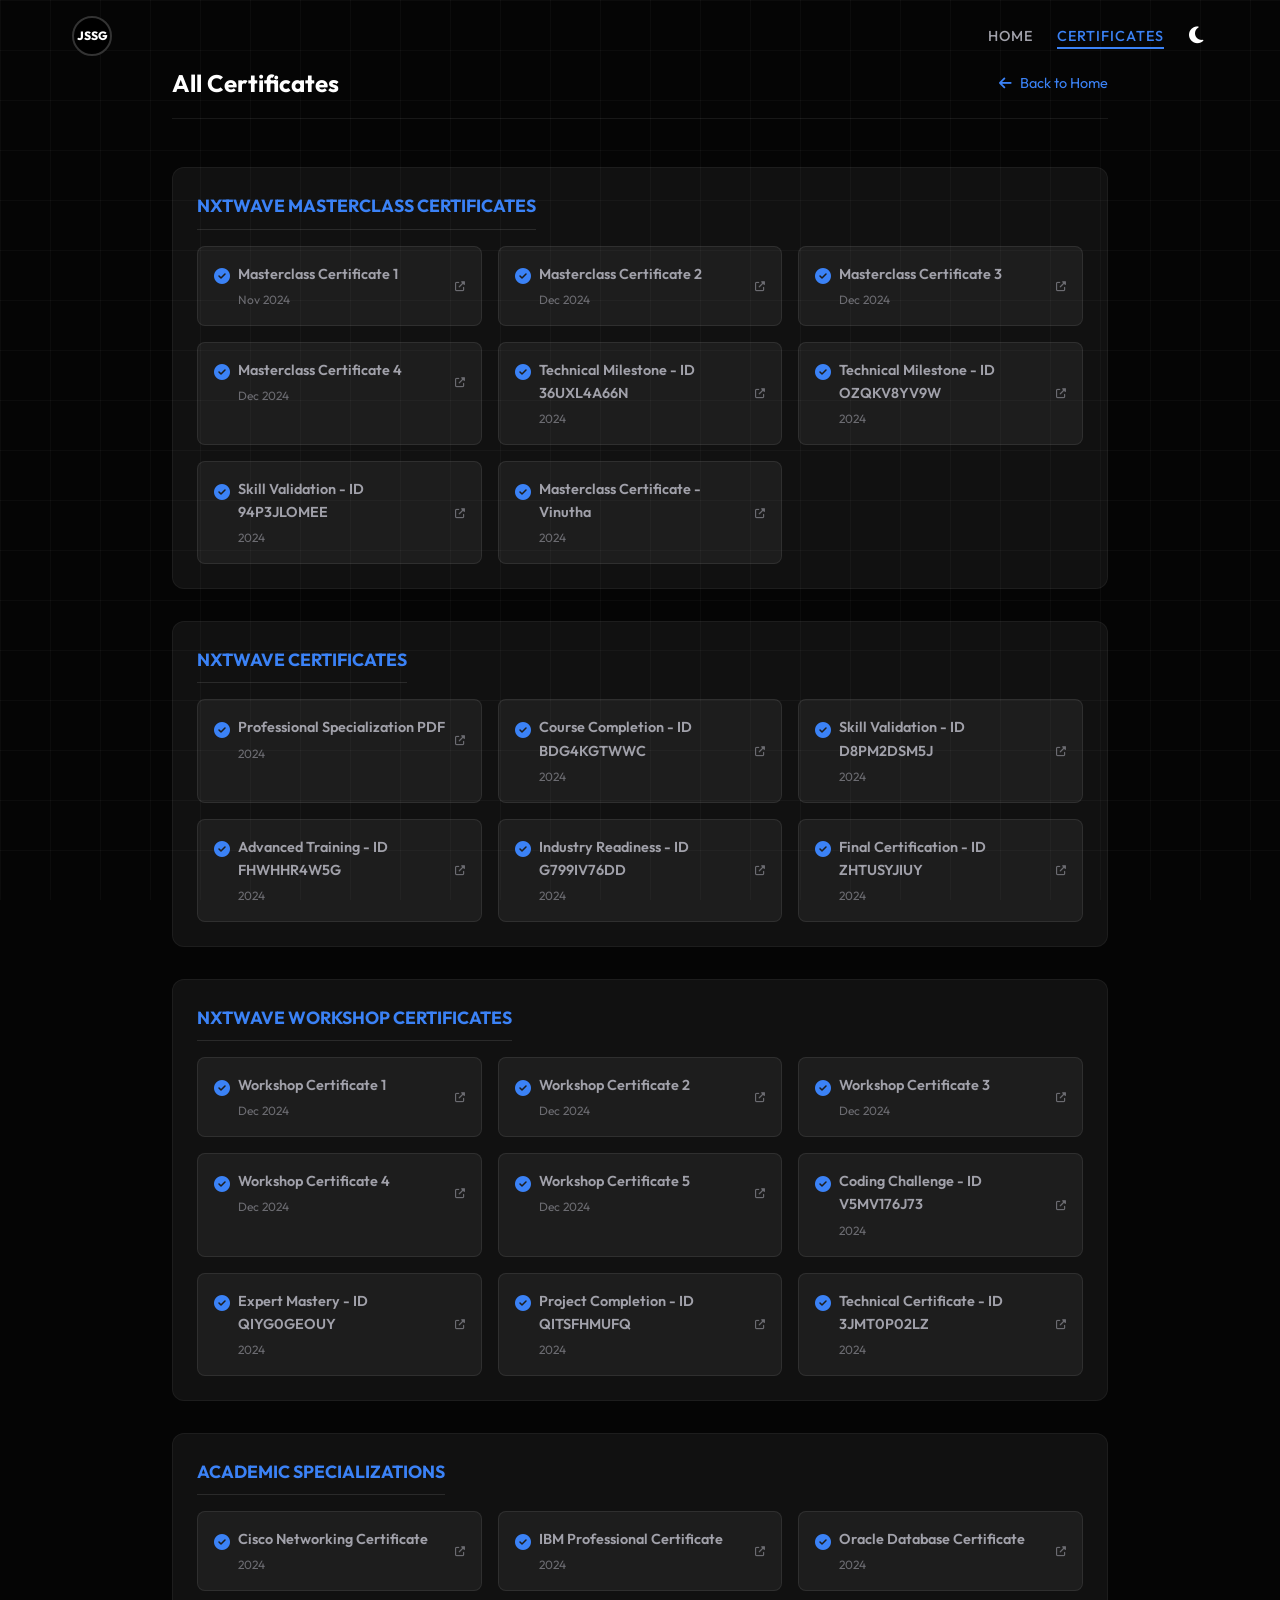
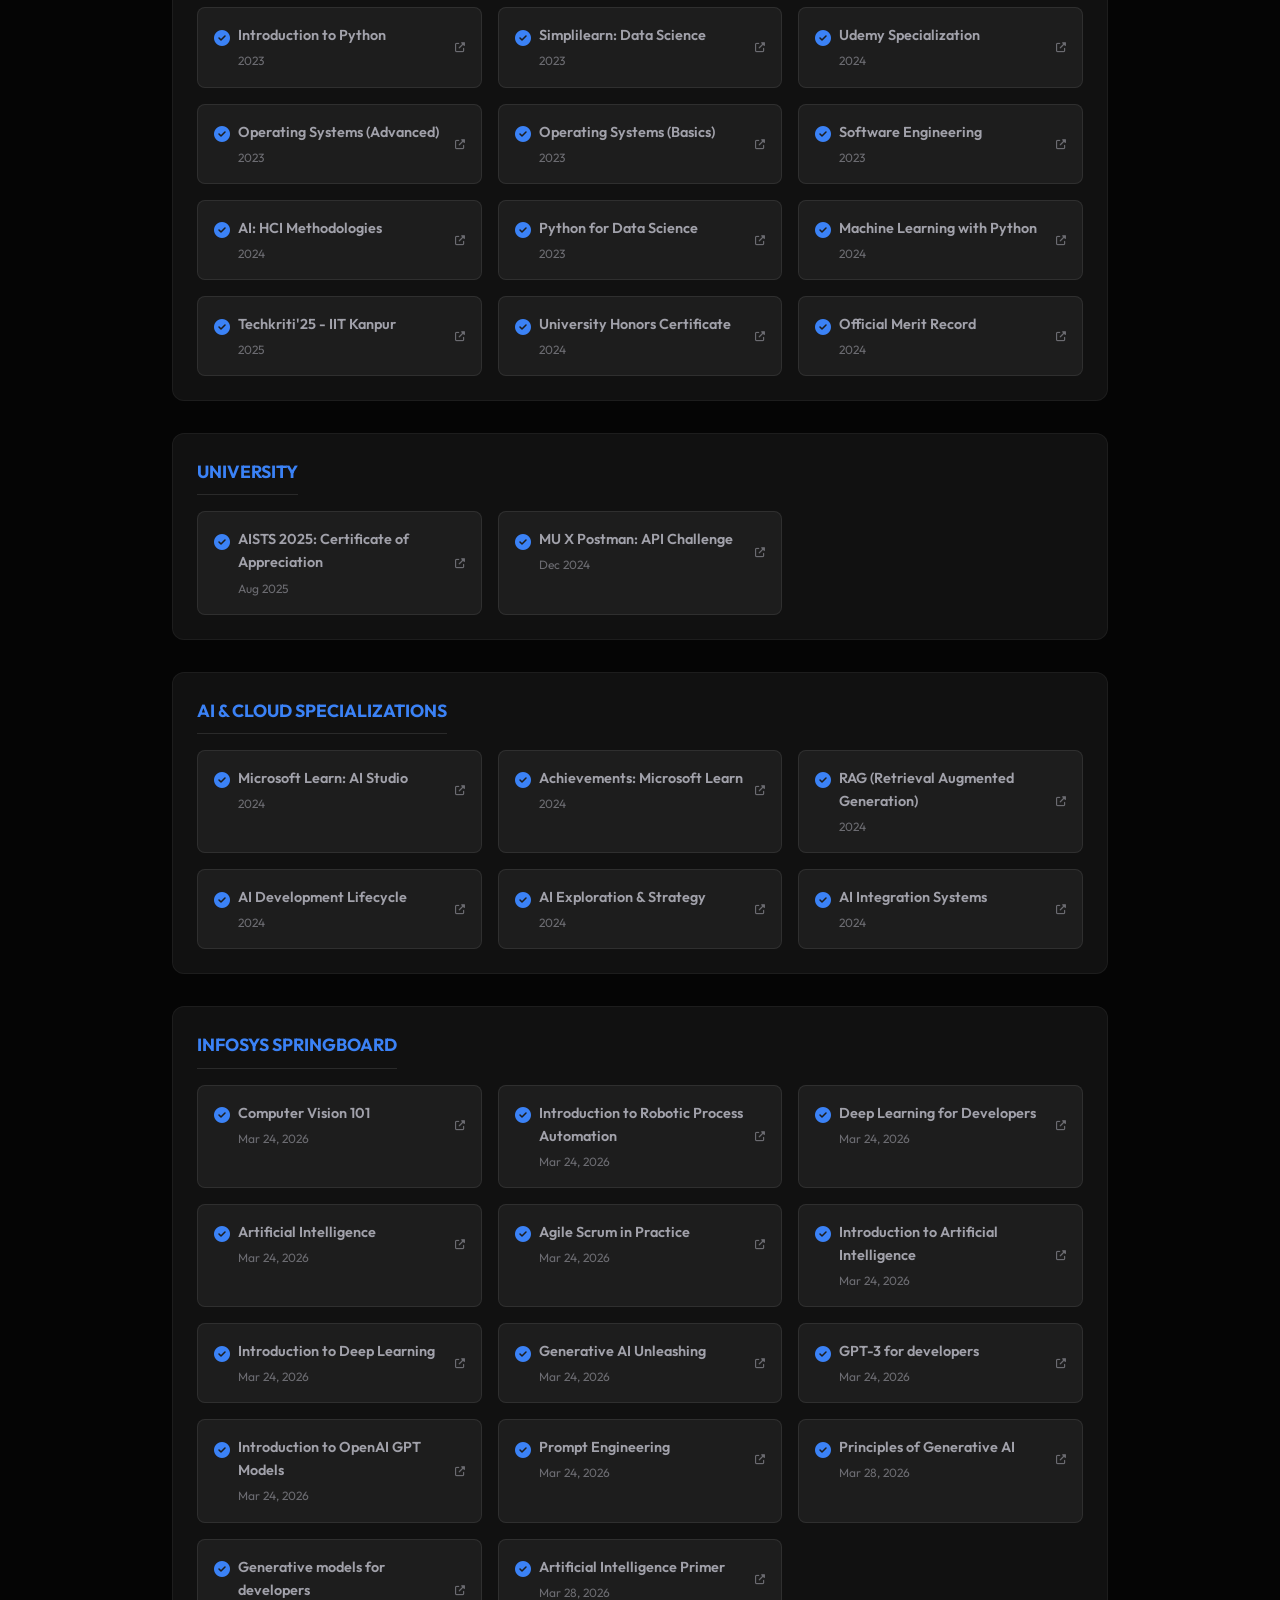
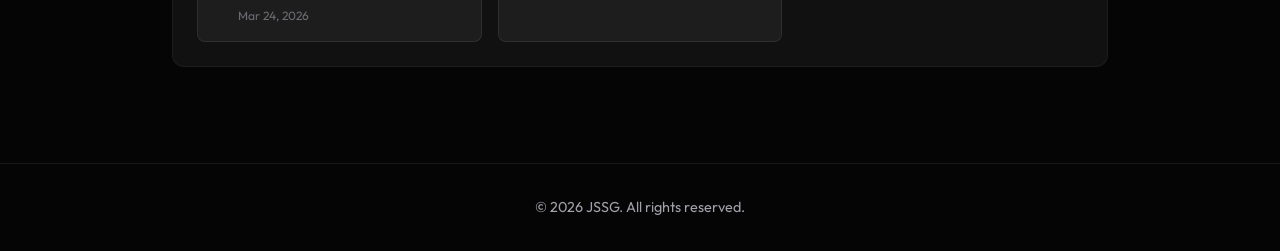
<file: certificates.html>
<!DOCTYPE html>
<html lang="en">

<head>
    <meta charset="UTF-8">
    <meta name="viewport" content="width=device-width, initial-scale=1.0">
    <title>Certificates | Portfolio</title>
    <link rel="stylesheet" href="style.css">
    <link rel="stylesheet" href="certs.css">
    <link rel="preconnect" href="https://fonts.googleapis.com">
    <link rel="preconnect" href="https://fonts.gstatic.com" crossorigin>
    <link href="https://fonts.googleapis.com/css2?family=Outfit:wght@300;400;500;600;700&display=swap" rel="stylesheet">
    <link rel="stylesheet" href="https://cdnjs.cloudflare.com/ajax/libs/font-awesome/6.4.0/css/all.min.css">
    <style>
        .cert-page-container {
            max-width: 1000px;
            margin: 0 auto;
            padding: 4rem 2rem;
            min-height: 80vh;
        }

        .page-header {
            margin-bottom: 3rem;
            border-bottom: 1px solid var(--card-border);
            padding-bottom: 1rem;
            display: flex;
            justify-content: space-between;
            align-items: center;
        }

        .back-btn {
            display: flex;
            align-items: center;
            gap: 0.5rem;
            color: var(--accent-color);
            font-size: 0.9rem;
        }

        .back-btn:hover {
            text-decoration: underline;
        }

        /* Reuse existing cert-category styles from certs.css, just ensure they are visible */
        .cert-category {
            display: block;
            /* Ensure visibility */
            margin-bottom: 2rem;
        }
    </style>
</head>

<body>
    <header>
        <nav>
            <div class="nav-brand" onclick="location.href='index.html'">
                <div class="logo-circle logo-dark">JSSG</div>
                <div class="logo-circle logo-light">
                    <img src="profile.jpg" alt="Profile">
                </div>
            </div>
            <div class="nav-actions">
                <ul class="nav-links">
                    <li><a href="index.html">Home</a></li>
                    <li><a href="certificates.html" class="active">Certificates</a></li>
                </ul>
                <button id="theme-toggle" class="theme-toggle-btn" aria-label="Toggle Theme">
                    <i class="fas fa-moon"></i>
                </button>
                <div class="burger">
                    <div class="line1"></div>
                    <div class="line2"></div>
                    <div class="line3"></div>
                </div>
            </div>
        </nav>
    </header>

    <main>
        <div class="cert-page-container">
            <div class="page-header">
                <h2>All Certificates</h2>
                <a href="index.html" class="back-btn"><i class="fas fa-arrow-left"></i> Back to Home</a>
            </div>

            <div id="full-cert-list">
                <!-- Content will be populated by script.js -->
            </div>
        </div>
    </main>

    <footer>
        <div class="container footer-content">
            <p>&copy; 2026 JSSG. All rights reserved.</p>
        </div>
    </footer>

    <script src="script.js"></script>
</body>

</html>
</file>
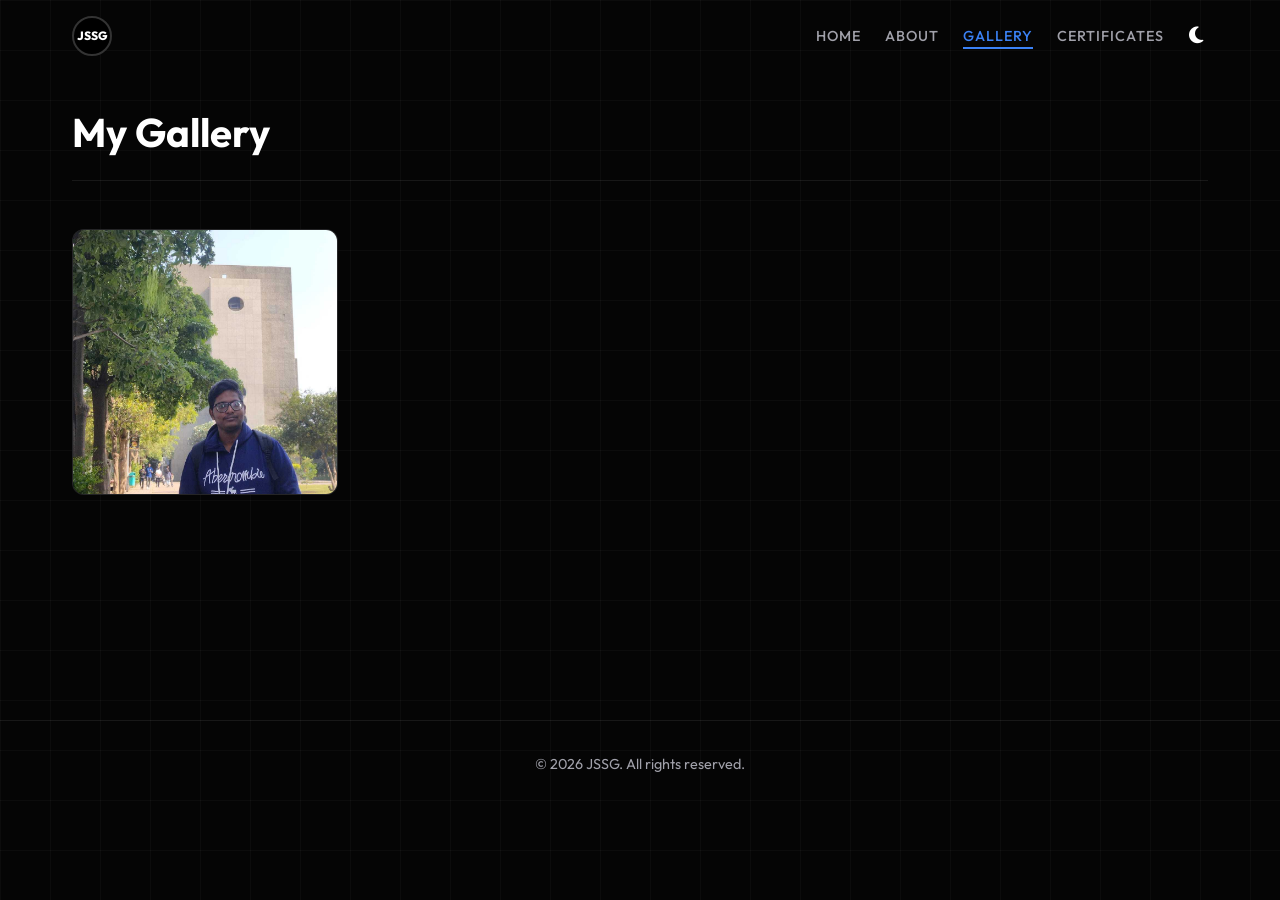
<file: gallery.html>
<!DOCTYPE html>
<html lang="en">

<head>
    <meta charset="UTF-8">
    <meta name="viewport" content="width=device-width, initial-scale=1.0">
    <title>Gallery | Portfolio</title>
    <link rel="stylesheet" href="style.css">
    <link rel="preconnect" href="https://fonts.googleapis.com">
    <link rel="preconnect" href="https://fonts.gstatic.com" crossorigin>
    <link href="https://fonts.googleapis.com/css2?family=Outfit:wght@300;400;500;600;700&display=swap" rel="stylesheet">
    <link rel="stylesheet" href="https://cdnjs.cloudflare.com/ajax/libs/font-awesome/6.4.0/css/all.min.css">
    <style>
        .gallery-page {
            max-width: 1200px;
            margin: 0 auto;
            padding: 100px 2rem 4rem;
            min-height: 80vh;
        }

        .gallery-header {
            display: flex;
            justify-content: space-between;
            align-items: center;
            margin-bottom: 3rem;
            border-bottom: 1px solid var(--card-border);
            padding-bottom: 1rem;
            flex-wrap: wrap;
            gap: 1rem;
        }

        .gallery-title {
            font-size: 2.5rem;
            color: var(--text-primary);
        }

        .upload-wrapper {
            position: relative;
        }

        #upload-input {
            width: 0.1px;
            height: 0.1px;
            opacity: 0;
            overflow: hidden;
            position: absolute;
            z-index: -1;
        }

        .upload-btn {
            display: inline-flex;
            align-items: center;
            gap: 8px;
            cursor: pointer;
            padding: 0.8rem 1.5rem;
            background: var(--accent-color);
            color: #000;
            border-radius: 8px;
            font-weight: 600;
            transition: var(--transition);
        }

        .upload-btn:hover {
            transform: translateY(-2px);
            box-shadow: 0 5px 15px var(--accent-glow);
        }

        .gallery-grid {
            display: grid;
            grid-template-columns: repeat(auto-fill, minmax(250px, 1fr));
            gap: 1.5rem;
        }

        .gallery-item {
            border-radius: 12px;
            overflow: hidden;
            border: 1px solid var(--card-border);
            background: var(--card-bg);
            aspect-ratio: 1;
            position: relative;
            cursor: zoom-in;
            transition: var(--transition);
        }

        .gallery-item img {
            width: 100%;
            height: 100%;
            object-fit: cover;
            transition: transform 0.4s ease;
        }

        .gallery-item:hover {
            border-color: var(--accent-color);
        }

        .gallery-item:hover img {
            transform: scale(1.05);
        }

        .gallery-item .delete-btn {
            position: absolute;
            top: 10px;
            right: 10px;
            background: rgba(255, 0, 0, 0.8);
            color: white;
            border: none;
            width: 30px;
            height: 30px;
            border-radius: 50%;
            cursor: pointer;
            display: flex;
            align-items: center;
            justify-content: center;
            opacity: 0;
            transition: var(--transition);
        }

        .gallery-item:hover .delete-btn {
            opacity: 1;
        }

        /* Empty State */
        .empty-gallery {
            text-align: center;
            padding: 4rem;
            color: var(--text-secondary);
            grid-column: 1 / -1;
            border: 2px dashed var(--card-border);
            border-radius: 12px;
        }

        .empty-gallery i {
            font-size: 3rem;
            margin-bottom: 1rem;
            opacity: 0.5;
        }
    </style>
</head>

<body>
    <header>
        <nav>
            <div class="nav-brand" onclick="location.href='index.html'">
                <div class="logo-circle logo-dark">JSSG</div>
                <div class="logo-circle logo-light">
                    <img src="profile.jpg" alt="Profile">
                </div>
            </div>
            <div class="nav-actions">
                <ul class="nav-links">
                    <li><a href="index.html">Home</a></li>
                    <li><a href="index.html#about">About</a></li>
                    <li><a href="gallery.html" class="active">Gallery</a></li>
                    <li><a href="certificates.html">Certificates</a></li>
                </ul>
                <button id="theme-toggle" class="theme-toggle-btn" aria-label="Toggle Theme">
                    <i class="fas fa-moon"></i>
                </button>
                <div class="burger">
                    <div class="line1"></div>
                    <div class="line2"></div>
                    <div class="line3"></div>
                </div>
            </div>
        </nav>
    </header>

    <main>
        <div class="gallery-page">
            <div class="gallery-header">
                <h1 class="gallery-title">My Gallery</h1>
            </div>

            <div class="gallery-grid" id="gallery-grid">
                <!-- Pre-filled photos -->
                <div class="gallery-item">
                    <img src="profile.jpg" alt="Profile Photo">
                </div>
                <!-- Dynamic photos will be added here -->
            </div>
        </div>
    </main>

    <footer>
        <div class="container footer-content">
            <p>&copy; 2026 JSSG. All rights reserved.</p>
        </div>
    </footer>

    <script src="script.js"></script>
    <script>
        // Static Gallery Layout
        const galleryGrid = document.getElementById('gallery-grid');
    </script>
</body>
</html>
</file>
<file: style.css>
:root {
    --bg-color: #050505;
    /* Deep black for contrast */
    --text-primary: #ffffff;
    /* White text */
    --text-secondary: #a1a1aa;
    /* Light gray */
    --accent-color: #3b82f6;
    /* Vibrant Blue */
    --accent-hover: #2563eb;
    /* Darker Blue */
    --accent-glow: rgba(59, 130, 246, 0.4);
    --accent-glow-soft: rgba(59, 130, 246, 0.08);
    --accent-2: #8b5cf6; /* Purple for gradient */
    --btn-text: #ffffff;
    --card-bg: #111113;
    --card-bg-soft: rgba(255, 255, 255, 0.05);
    /* Dark gray for cards */
    --card-border: rgba(255, 255, 255, 0.08);
    --border-color: rgba(255, 255, 255, 0.1);
    --border-color-soft: rgba(255, 255, 255, 0.05);
    /* Subtle white border */
    --nav-bg: rgba(5, 5, 5, 0.85);
    /* Match bg-color */
    --transition: all 0.3s cubic-bezier(0.4, 0, 0.2, 1);
    --font-main: 'Outfit', sans-serif;
    --font-mono: 'Courier New', monospace;
}

[data-theme="light"] {
    --bg-color: #f7f7f9;
    --text-primary: #18181b;
    --text-secondary: #52525b;
    --accent-color: #3b82f6; /* Keep blue but adjusted for light */
    --accent-hover: #1d4ed8;
    --accent-glow: rgba(59, 130, 246, 0.3);
    --accent-glow-soft: rgba(59, 130, 246, 0.05);
    --accent-2: #8b5cf6;
    --btn-text: #ffffff;
    --card-bg: #ffffff;
    --card-bg-soft: rgba(0, 0, 0, 0.03);
    --card-border: rgba(0, 0, 0, 0.08);
    --border-color: rgba(0, 0, 0, 0.1);
    --border-color-soft: rgba(0, 0, 0, 0.05);
    --nav-bg: rgba(255, 255, 255, 0.9);
}

[data-theme="light"] .social-circle {
    background: rgba(0, 0, 0, 0.05);
    border-color: rgba(0, 0, 0, 0.1);
}

[data-theme="light"] .video-play-overlay {
    background: rgba(255, 255, 255, 0.2);
}

[data-theme="light"] .project-card:hover {
    box-shadow: 0 15px 40px rgba(0, 0, 0, 0.06);
}

/* Reset & Base Styles */
* {
    margin: 0;
    padding: 0;
    box-sizing: border-box;
}

html {
    scroll-behavior: smooth;
}

body {
    font-family: var(--font-main);
    background-color: var(--bg-color);
    color: var(--text-primary);
    line-height: 1.6;
    overflow-x: hidden;
}

/* Custom Scrollbar */
::-webkit-scrollbar {
    width: 8px;
}

::-webkit-scrollbar-track {
    background: var(--bg-color);
}

::-webkit-scrollbar-thumb {
    background: rgba(59, 130, 246, 0.3);
    border-radius: 4px;
}

::-webkit-scrollbar-thumb:hover {
    background: var(--accent-color);
}

/* Preloader */
#preloader {
    position: fixed;
    top: 0;
    left: 0;
    width: 100%;
    height: 100%;
    background: var(--bg-color);
    z-index: 9999;
    display: flex;
    align-items: center;
    justify-content: center;
    transition: opacity 0.6s ease, visibility 0.6s ease;
}

#preloader.hidden {
    opacity: 0;
    visibility: hidden;
}

.preloader-inner {
    text-align: center;
}

.preloader-logo {
    font-family: var(--font-main);
    font-size: 2.5rem;
    font-weight: 800;
    color: var(--text-primary);
    letter-spacing: -1px;
    margin-bottom: 1.5rem;
}

.preloader-bar {
    width: 120px;
    height: 3px;
    background: rgba(255, 255, 255, 0.1);
    border-radius: 3px;
    overflow: hidden;
    margin: 0 auto;
}

.preloader-bar-fill {
    width: 40%;
    height: 100%;
    background: var(--accent-color);
    border-radius: 3px;
    animation: preloaderSlide 1.2s ease-in-out infinite;
}

@keyframes preloaderSlide {
    0% {
        transform: translateX(-100%);
    }

    50% {
        transform: translateX(200%);
    }

    100% {
        transform: translateX(-100%);
    }
}

/* Background Grid Pattern */
body::before {
    content: '';
    position: fixed;
    top: 0;
    left: 0;
    width: 100%;
    height: 100%;
    background-image:
        linear-gradient(rgba(255, 255, 255, 0.03) 1px, transparent 1px),
        linear-gradient(90deg, rgba(255, 255, 255, 0.03) 1px, transparent 1px);
    background-size: 50px 50px;
    /* Grid size */
    pointer-events: none;
    z-index: -1;
}

/* ... (Rest of existing styles need to be compatible) ... */
/* I will rewrite the relevant parts and keep the rest compatible or overwrite them */

/* Utility Classes */
.container {
    max-width: 1100px;
    margin: 0 auto;
    padding: 0 2rem;
}

.btn {
    display: inline-flex;
    align-items: center;
    justify-content: center;
    padding: 0.9rem 2.2rem;
    border-radius: 50px;
    font-weight: 600;
    cursor: pointer;
    transition: var(--transition);
    border: 1px solid transparent;
    font-size: 0.9rem;
    text-transform: uppercase;
    letter-spacing: 1px;
    gap: 0.8rem;
    position: relative;
    overflow: hidden;
    white-space: nowrap;
}

.btn.primary {
    background-color: var(--accent-color);
    color: var(--btn-text);
}

.btn.primary::before {
    content: '';
    position: absolute;
    top: 0;
    left: -100%;
    width: 60px;
    height: 100%;
    background: linear-gradient(
        to right,
        transparent,
        rgba(255, 255, 255, 0.4),
        transparent
    );
    transform: skewX(-25deg);
    transition: 0s;
}

.btn.primary:hover::before {
    left: 150%;
    transition: 0.6s;
}

.btn.primary:hover {
    transform: translateY(-3px) scale(1.02);
    box-shadow: 0 10px 20px var(--accent-glow);
}

.btn.secondary {
    background: var(--card-bg-soft);
    border: 1px solid var(--border-color);
    color: var(--text-primary);
}

.btn.secondary:hover {
    background: var(--card-bg);
    border-color: var(--accent-color);
    transform: translateY(-3px) scale(1.02);
}

.small-btn {
    padding: 0.5rem 1rem;
    font-size: 0.85rem;
    border-radius: 6px;
    text-transform: none;
}

/* Header & Navigation */
header {
    position: fixed;
    top: 0;
    width: 100%;
    z-index: 1000;
    background: transparent;
    backdrop-filter: blur(0px);
    border-bottom: 1px solid transparent;
    transition: background 0.4s ease, backdrop-filter 0.4s ease, border-color 0.4s ease;
}

header.scrolled {
    background: var(--nav-bg);
    backdrop-filter: blur(12px);
    border-bottom: 1px solid var(--card-border);
}

nav {
    display: flex;
    justify-content: space-between;
    align-items: center;
    max-width: 1200px;
    margin: 0 auto;
    padding: 1rem 2rem;
}

.nav-brand {
    display: flex;
    align-items: center;
    gap: 8px;
    cursor: pointer;
}

.logo-circle {
    width: 40px;
    height: 40px;
    border-radius: 50%;
    display: flex;
    align-items: center;
    justify-content: center;
    font-size: 0.75rem;
    font-weight: 800;
    overflow: hidden;
    transition: transform 0.3s ease;
    border: 2px solid var(--border-color);
}

.nav-brand:hover .logo-circle {
    transform: scale(1.05);
}

.logo-dark {
    background: #000 !important;
    color: #fff !important;
    border-color: #333;
    display: flex;
}

/* Hide photo in dark mode */
.logo-light {
    display: none;
    background: #fff !important;
    border-color: #eee;
}

/* Theme Specific Toggles */
[data-theme="light"] .logo-dark {
    display: none;
}

[data-theme="light"] .logo-light {
    display: flex;
}

.logo-light img {
    width: 100%;
    height: 100%;
    object-fit: cover;
}

.nav-actions {
    display: flex;
    align-items: center;
    gap: 1.25rem;
}

.nav-links {
    display: flex;
    gap: 1.5rem;
}

.nav-links a {
    font-size: 0.9rem;
    color: var(--text-secondary);
    position: relative;
    font-weight: 500;
    text-transform: uppercase;
    letter-spacing: 1px;
    transition: color 0.3s ease;
}

.nav-links a::after {
    content: '';
    position: absolute;
    bottom: -4px;
    left: 0;
    width: 0;
    height: 2px;
    background: var(--accent-color);
    transition: width 0.3s ease;
}

.nav-links a:hover,
.nav-links a.active {
    color: var(--accent-color);
}

.nav-links a:hover::after,
.nav-links a.active::after {
    width: 100%;
}

.burger {
    display: none;
    cursor: pointer;
}

.theme-toggle-btn {
    background: transparent;
    border: none;
    outline: none;
    cursor: pointer;
    color: var(--text-primary);
    font-size: 1.2rem;
    padding: 5px;
    display: flex;
    align-items: center;
    justify-content: center;
    transition: color 0.3s ease, transform 0.3s ease;
}

.theme-toggle-btn:hover {
    color: var(--accent-color);
    transform: scale(1.1);
}

.burger div {
    width: 25px;
    height: 2px;
    background-color: var(--text-primary);
    margin: 6px;
    transition: var(--transition);
}

/* Hero Section - New Layout */
.hero { min-height: 100vh; display: flex; align-items: center; justify-content: center; padding: 100px 0 40px; position: relative; overflow: hidden; background: var(--bg-color); }
.hero::before { content: ''; position: absolute; top: 0; left: 0; width: 100%; height: 100%; background: radial-gradient(at 0% 0%, var(--accent-glow-soft) 0, transparent 50%), radial-gradient(at 100% 100%, var(--accent-glow-soft) 0, transparent 50%); opacity: 0.3; z-index: 0; }
.hero::after { content: ''; position: absolute; inset: 0; background-image: linear-gradient(var(--border-color-soft) 1px, transparent 1px), linear-gradient(90deg, var(--border-color-soft) 1px, transparent 1px); background-size: 50px 50px; opacity: 0.15; z-index: 0; }
.hero-new { display: flex; flex-direction: column; align-items: center; gap: 1.5rem; position: relative; z-index: 1; width: 100%; }
.hero-title { text-align: center; margin-bottom: 0.5rem; }
.greeting { display: block; font-size: 1.2rem; color: var(--text-secondary); font-weight: 400; letter-spacing: 2px; text-transform: uppercase; margin-bottom: 0.5rem; }
.hero-name-big { display: block; font-size: clamp(1.5rem, 3.5vw, 2.5rem); font-weight: 800; line-height: 1.2; color: var(--text-primary); margin-bottom: 0.5rem; word-break: break-word; }
.hero-name-big .highlight { background: linear-gradient(135deg, var(--accent-color), var(--accent-2)); -webkit-background-clip: text; -webkit-text-fill-color: transparent; background-clip: text; }
.hero-tagline { text-align: center; color: var(--text-secondary); font-size: 1.1rem; letter-spacing: 1px; margin-bottom: 1rem; }
.hero-video-section { width: 100%; max-width: 800px; }
.intro-video-wrapper { position: relative; width: 100%; border-radius: 20px; overflow: hidden; border: 1px solid var(--card-border); box-shadow: 0 20px 50px rgba(0,0,0,0.3); background: #000; }
.intro-video-wrapper video { width: 100%; display: block; }
.video-play-overlay { position: absolute; top: 0; left: 0; width: 100%; height: 100%; display: flex; align-items: center; justify-content: center; background: rgba(0,0,0,0.4); cursor: pointer; transition: var(--transition); }
.video-play-overlay i { font-size: 3rem; color: white; background: var(--accent-color); width: 80px; height: 80px; border-radius: 50%; display: flex; align-items: center; justify-content: center; padding-left: 5px; box-shadow: 0 0 30px var(--accent-glow); transition: var(--transition); }
.video-play-overlay:hover i { transform: scale(1.1); }
.video-play-overlay.hidden { display: none; }
.hero-photo-slider { width: 100%; max-width: 900px; background: var(--card-bg); border: 1px solid var(--card-border); border-radius: 20px; padding: 1.5rem; backdrop-filter: blur(10px); }
.slider-title { color: var(--text-secondary); font-size: 0.8rem; text-transform: uppercase; letter-spacing: 2px; margin-bottom: 1rem; display: flex; align-items: center; gap: 10px; }
.slider-title i { color: var(--accent-color); }
.slider-track-wrapper { overflow: hidden; border-radius: 12px; }
.slider-track { display: flex; transition: transform 0.5s cubic-bezier(0.25, 0.46, 0.45, 0.94); }
.slide { min-width: 100%; aspect-ratio: 16/9; max-height: 500px; background: #000; display: flex; align-items: center; justify-content: center; overflow: hidden; }
.slide img { width: 100%; height: 100%; object-fit: contain; }
.slider-controls { display: flex; align-items: center; justify-content: center; gap: 1rem; margin-top: 1.5rem; }
.slider-btn { width: 40px; height: 40px; border-radius: 50%; border: 1px solid var(--card-border); background: var(--card-bg-soft); color: var(--text-primary); cursor: pointer; display: flex; align-items: center; justify-content: center; transition: var(--transition); }
.slider-btn:hover { border-color: var(--accent-color); color: var(--accent-color); }
.slider-dots { display: flex; gap: 8px; }
.slider-dot { width: 10px; height: 10px; border-radius: 50%; background: var(--card-border); cursor: pointer; transition: var(--transition); }
.slider-dot.active { background: var(--accent-color); box-shadow: 0 0 10px var(--accent-glow); width: 28px; border-radius: 10px; }
.hero-cta-section { display: flex; gap: 1.5rem; flex-wrap: wrap; justify-content: center; }
.hero-about-btn { font-size: 1rem; padding: 1rem 2.5rem; }

/* Combined Media Grid */
.hero-media-grid {
    display: grid;
    grid-template-columns: 1fr 1fr;
    gap: 2rem;
    width: 100%;
    max-width: 1200px;
    align-items: center;
}

@media (max-width: 968px) {
    .hero-media-grid {
        grid-template-columns: 1fr;
    }
}
.hero-container {
    display: flex;
    align-items: center;
    justify-content: space-between;
    width: 100%;
    gap: 4rem;
}

/* Left Side - Image */
.hero-visual {
    flex: 1;
    display: flex;
    flex-direction: column;
    align-items: center;
    justify-content: center;
    position: relative;
}

.profile-wrapper {
    position: relative;
    width: 350px; /* Square size for circle */
    height: 350px;
    margin-bottom: 4rem;
    z-index: 2;
}

.profile-img-container {
    width: 100%;
    height: 100%;
    border-radius: 50%; /* Perfect circle */
    overflow: hidden;
    border: 4px solid var(--card-bg); /* Thicker border for better visibility */
    box-shadow: 0 10px 30px var(--accent-glow-soft);
    position: relative;
    background: var(--card-bg);
}

.profile-img-container img {
    width: 100%;
    height: 100%;
    object-fit: cover;
    filter: grayscale(80%) contrast(1.1); /* De-saturated look */
    transition: var(--transition);
}

.profile-img-container:hover img {
    filter: grayscale(0%) contrast(1);
    transform: scale(1.05);
}

.profile-img-placeholder {
    width: 100%;
    height: 100%;
    background: #222;
    display: flex;
    align-items: center;
    justify-content: center;
    color: #555;
    font-size: 0.9rem;
}

/* Decorative Circles around image */
.circle-decoration {
    position: absolute;
    top: 50%;
    left: 50%;
    transform: translate(-50%, -50%);
    border-radius: 50%;
    border: 1px solid var(--accent-glow);
    /* Low opacity yellow */
    z-index: 1;
}

.circle-1 {
    width: 340px;
    height: 340px;
}

.circle-2 {
    width: 400px;
    height: 400px;
    border-style: dashed;
    opacity: 0.3;
}

/* Dashed outer */

/* Small orbiting dot */
.orbit-dot {
    position: absolute;
    top: 50%;
    right: -50px;
    /* Adjust based on circle-2 size */
    width: 10px;
    height: 10px;
    background: var(--accent-color);
    border-radius: 50%;
    box-shadow: 0 0 10px var(--accent-color);
}


/* Tech Orbit Icons */
.tech-orbit {
    position: absolute;
    top: 50%;
    left: 50%;
    width: 100%;
    height: 100%;
    transform: translate(-50%, -50%);
    z-index: 3;
    pointer-events: none;
}

.orbit-icon {
    position: absolute;
    width: 50px;
    height: 50px;
    background: var(--card-bg);
    border: 1px solid var(--card-border);
    border-radius: 12px;
    display: flex;
    align-items: center;
    justify-content: center;
    color: var(--accent-color);
    font-size: 1.2rem;
    box-shadow: 0 4px 15px rgba(0,0,0,0.3);
    backdrop-filter: blur(5px);
    pointer-events: auto;
    transition: var(--transition);
}

.orbit-icon:hover {
    transform: scale(1.1) rotate(5deg);
    border-color: var(--accent-color);
    box-shadow: 0 0 20px var(--accent-glow);
}

/* Specific Positions & Unique Floating Animations */
.icon-1 { top: -5%; left: 0%; animation: orbitFloat1 4s ease-in-out infinite; }
.icon-2 { top: 15%; right: -15%; animation: orbitFloat2 5s ease-in-out infinite 0.5s; }
.icon-3 { bottom: 5%; left: -20%; animation: orbitFloat3 6s ease-in-out infinite 1s; }
.icon-4 { bottom: -10%; right: 5%; animation: orbitFloat4 4s ease-in-out infinite 0.2s; }

@keyframes orbitFloat1 { 0%, 100% { transform: translateY(0); } 50% { transform: translateY(-10px) rotate(-5deg); } }
@keyframes orbitFloat2 { 0%, 100% { transform: translate(0, 0); } 50% { transform: translate(8px, -8px) rotate(5deg); } }
@keyframes orbitFloat3 { 0%, 100% { transform: translate(0, 0); } 50% { transform: translate(-8px, 8px) rotate(-5deg); } }
@keyframes orbitFloat4 { 0%, 100% { transform: translateY(0); } 50% { transform: translateY(12px) rotate(5deg); } }

@media screen and (max-width: 768px) {
    .tech-orbit {
        display: none; /* Hide orbit on small screens for clarity */
    }
}

/* Right Side - Content */
.hero-content {
    flex: 1.5;
    z-index: 1;
}

.hero-badge.bottom-badge {
    position: absolute;
    bottom: 20px;
    left: 50%;
    transform: translateX(-50%);
    margin-bottom: 0;
    z-index: 10;
    white-space: nowrap;
    box-shadow: 0 10px 20px rgba(0,0,0,0.3);
}

.hero-content {
    flex: 1.2;
    z-index: 5;
    margin-left: -50px; /* Overlap effect */
    background: var(--nav-bg);
    padding: 3rem;
    border-radius: 24px;
    border: 1px solid var(--card-border);
    backdrop-filter: blur(10px);
}

@media screen and (max-width: 968px) {
    .hero-content {
        margin-left: 0;
        padding: 2rem;
    }
    .profile-wrapper {
        width: 300px;
        height: 380px;
    }
}

.hero-badge {
    display: inline-flex;
    align-items: center;
    gap: 8px;
    padding: 6px 16px;
    background: var(--card-bg-soft);
    border: 1px solid var(--accent-glow-soft);
    border-radius: 100px;
    font-size: 0.8rem;
    color: var(--text-primary);
    margin-bottom: 1.5rem;
    backdrop-filter: blur(5px);
}

.hero-badge.bottom-badge {
    position: absolute;
    bottom: -30px;
    left: 50%;
    transform: translateX(-50%);
    margin-bottom: 0;
    z-index: 10;
    white-space: nowrap;
    box-shadow: 0 10px 20px rgba(0,0,0,0.5);
    background: rgba(0, 0, 0, 0.7); /* Darker for overlay clarity */
}

[data-theme="light"] .hero-badge.bottom-badge {
    background: rgba(255, 255, 255, 0.9);
}

.badge-dot {
    width: 8px;
    height: 8px;
    background-color: #22c55e;
    border-radius: 50%;
    box-shadow: 0 0 10px #22c55e;
    animation: pulse 2s infinite;
}

@keyframes pulse {
    0% { transform: scale(0.95); box-shadow: 0 0 0 0 rgba(34, 197, 94, 0.7); }
    70% { transform: scale(1); box-shadow: 0 0 0 10px rgba(34, 197, 94, 0); }
    100% { transform: scale(0.95); box-shadow: 0 0 0 0 rgba(34, 197, 94, 0); }
}

.overline {
    font-family: var(--font-mono);
    color: var(--accent-color);
    margin-bottom: 1rem;
    display: flex;
    align-items: center;
    gap: 10px;
    font-size: 0.85rem;
    letter-spacing: 1px;
    font-weight: 600;
}

.overline::before {
    content: '';
    display: block;
    width: 30px;
    height: 2px;
    background-color: var(--accent-color);
}

.name {
    font-size: clamp(2.3rem, 5vw, 3.8rem);
    font-weight: 800;
    line-height: 1.1;
    margin-bottom: 2rem;
    color: var(--text-primary);
    display: flex;
    flex-direction: column;
}

.name span.highlight {
    background: linear-gradient(135deg, var(--accent-color), var(--accent-2));
    -webkit-background-clip: text;
    -webkit-text-fill-color: transparent;
    background-clip: text;
    filter: drop-shadow(0 0 15px var(--accent-glow-soft));
}

.description {
    font-size: 1.2rem;
    color: var(--text-secondary);
    max-width: 650px;
    margin-bottom: 3.5rem;
    line-height: 1.8;
}

.stats-row {
    display: flex;
    gap: 3rem;
    margin-bottom: 3rem;
    border-left: 2px solid rgba(255, 255, 255, 0.1);
    /* Optional, visual separator? No, image doesn't show border left */
}

/* Actually image has dividers between stats */
.stats-row {
    display: flex;
    align-items: center;
    gap: 4rem;
    margin-bottom: 3.5rem;
}

.stat-item {
    display: flex;
    flex-direction: column;
    gap: 0.5rem;
}

.stat-number {
    font-size: 2.2rem;
    font-weight: 800;
    color: var(--accent-color);
    line-height: 1;
}

.stat-label {
    font-size: 0.75rem;
    color: var(--text-secondary);
    text-transform: uppercase;
    letter-spacing: 1px;
}

.cta-buttons {
    display: flex;
    gap: 1.5rem;
}

/* Scroll Indicator */
.scroll-indicator {
    position: absolute;
    bottom: 30px;
    left: 50%;
    transform: translateX(-50%);
    display: flex;
    flex-direction: column;
    align-items: center;
    gap: 10px;
    color: var(--text-secondary);
    font-size: 0.7rem;
    text-transform: uppercase;
    letter-spacing: 2px;
}

.mouse {
    width: 26px;
    height: 40px;
    border: 2px solid var(--text-secondary);
    border-radius: 15px;
    position: relative;
}

.wheel {
    width: 4px;
    height: 4px;
    background: var(--text-secondary);
    border-radius: 50%;
    position: absolute;
    top: 6px;
    left: 50%;
    transform: translateX(-50%);
    animation: scroll 1.5s infinite;
}

@keyframes scroll {
    0% {
        transform: translate(-50%, 0);
        opacity: 1;
    }

    100% {
        transform: translate(-50%, 15px);
        opacity: 0;
    }
}

/* Sections Common (Keep from previous) */
.about,
.experience,
.projects,
.documents,
.contact {
    padding: 6rem 0;
}

.section-header {
    margin-bottom: 3rem;
}

.section-header h2 {
    font-size: 2rem;
    position: relative;
    display: inline-block;
    padding-bottom: 0.5rem;
}

.section-header h2::after {
    content: '';
    position: absolute;
    width: 100%;
    height: 1px;
    bottom: 0;
    left: 0;
    background: linear-gradient(to right, var(--accent-color), transparent);
}

/* Other Sections Styles (Condensed for brevity, relying on user preferring new style) */
/* Restoring previous basic styles for other sections to ensure they still look good */
a {
    text-decoration: none;
    color: inherit;
    transition: var(--transition);
}

ul {
    list-style: none;
}

/* Keep existing project/timeline styles but updated colors */
/* About, Experience, Projects, Docs styles... */

/* Re-adding essential styles for other sections */
/* About */
.about-text h3 {
    color: var(--text-primary);
    margin-bottom: 1rem;
    font-size: 1.5rem;
}

.about-text p {
    color: var(--text-secondary);
    margin-bottom: 2rem;
    max-width: 800px;
}

.skills-grid {
    display: flex;
    flex-wrap: wrap;
    gap: 1rem;
    margin-top: 2rem;
}

.skill-item {
    background: rgba(255, 255, 255, 0.03);
    border: 1px solid var(--card-border);
    padding: 0.6rem 1.2rem;
    border-radius: 4px;
    color: var(--text-secondary);
    font-size: 0.9rem;
    display: flex;
    align-items: center;
    gap: 8px;
    transition: var(--transition);
}

.skill-item:hover {
    border-color: var(--accent-color);
    color: var(--accent-color);
}

/* Experience */
.timeline {
    position: relative;
    border-left: 2px solid var(--card-border);
    margin-left: 10px;
    padding-left: 2rem;
}

.timeline-item {
    margin-bottom: 3rem;
    position: relative;
}

.timeline-item::before {
    content: '';
    position: absolute;
    width: 12px;
    height: 12px;
    background: var(--accent-color);
    border: 2px solid var(--accent-color);
    border-radius: 50%;
    left: -39px;
    top: 5px;
    box-shadow: 0 0 10px rgba(59, 130, 246, 0.4);
    transition: transform 0.3s ease, box-shadow 0.3s ease;
}

.timeline-item:hover::before {
    transform: scale(1.4);
    box-shadow: 0 0 20px rgba(59, 130, 246, 0.6);
}

.timeline-content h3 {
    margin-bottom: 0.2rem;
    color: var(--text-primary);
    font-size: 1.2rem;
}

.timeline-content .date {
    display: block;
    font-family: var(--font-mono);
    font-size: 0.85rem;
    color: var(--accent-color);
    margin-bottom: 0.8rem;
}

.timeline-content p {
    color: var(--text-secondary);
    font-size: 0.95rem;
}

/* Projects */
.projects {
    background-color: var(--bg-color);
}

.project-grid {
    display: grid;
    grid-template-columns: repeat(auto-fill, minmax(280px, 1fr));
    gap: 1.5rem;
}

.project-card {
    background: var(--card-bg);
    border: 1px solid var(--card-border);
    border-radius: 20px;
    padding: 2.5rem 2rem;
    transition: var(--transition);
    display: flex;
    flex-direction: column;
    height: 100%;
    position: relative;
    overflow: hidden;
    backdrop-filter: blur(10px);
}

.project-card::before {
    content: '';
    position: absolute;
    top: 0;
    left: 0;
    right: 0;
    height: 3px;
    background: linear-gradient(90deg, var(--accent-color), var(--accent-2, #8b5cf6));
    opacity: 0;
    transition: opacity 0.3s ease;
}

.project-card:hover {
    transform: translateY(-5px);
    border-color: var(--accent-color);
    box-shadow: 0 10px 40px rgba(59, 130, 246, 0.15);
}

.project-card:hover::before {
    opacity: 1;
}

.project-content h3 {
    margin-bottom: 1rem;
    color: var(--text-primary);
}

.project-content p {
    color: var(--text-secondary);
    font-size: 0.95rem;
    margin-bottom: 1.5rem;
    flex-grow: 1;
}

.tags {
    margin-bottom: 1.5rem;
    display: flex;
    flex-wrap: wrap;
    gap: 0.8rem;
}

.tags span {
    font-family: var(--font-mono);
    font-size: 0.75rem;
    color: var(--accent-color);
}

.project-links a {
    color: var(--text-secondary);
    display: flex;
    align-items: center;
    gap: 5px;
    font-size: 0.9rem;
}

.project-links a:hover {
    color: var(--accent-color);
}

/* Docs */
.doc-grid {
    display: grid;
    grid-template-columns: repeat(auto-fit, minmax(280px, 1fr));
    gap: 2rem;
}

.doc-card {
    background: var(--card-bg);
    border: 1px solid var(--card-border);
    padding: 2rem;
    border-radius: 12px;
    display: flex;
    align-items: flex-start;
    gap: 1.5rem;
    transition: var(--transition);
}

.doc-card:hover {
    border-color: var(--accent-color);
}

.doc-icon {
    font-size: 2rem;
    color: var(--text-secondary);
    opacity: 0.5;
}

.doc-card:hover .doc-icon {
    color: var(--accent-color);
    opacity: 1;
}

.doc-info h3 {
    font-size: 1.2rem;
    margin-bottom: 0.5rem;
}

/* Contact */
.contact-wrapper {
    max-width: 600px;
    text-align: center;
    margin: 0 auto;
    background: rgba(255, 255, 255, 0.02);
    border: 1px solid var(--card-border);
    border-radius: 24px;
    padding: 3rem 1.5rem;
    backdrop-filter: blur(10px);
    position: relative;
    overflow: hidden;
}

.contact-wrapper::before {
    content: '';
    position: absolute;
    top: -50%;
    left: -50%;
    width: 200%;
    height: 200%;
    background: radial-gradient(circle at 30% 30%, var(--accent-glow-soft) 0%, transparent 50%);
    pointer-events: none;
}

.contact h2 {
    font-size: 2.5rem;
    margin-bottom: 1rem;
}

.contact p {
    color: var(--text-secondary);
}

.big-btn {
    margin-top: 2rem;
    padding: 1rem 3rem;
    font-size: 1.1rem;
}

.social-links-minimal {
    display: flex;
    justify-content: center;
    gap: 1.5rem;
    margin-top: 3rem;
}

.social-circle {
    width: 60px;
    height: 60px;
    border-radius: 50%;
    border: 1px solid rgba(255, 255, 255, 0.1);
    display: flex;
    align-items: center;
    justify-content: center;
    font-size: 1.5rem;
    color: #888;
    transition: all 0.3s cubic-bezier(0.175, 0.885, 0.32, 1.275);
    background: rgba(255, 255, 255, 0.05);
}

.social-circle:hover {
    color: var(--accent-color);
    border-color: var(--accent-color);
    background: rgba(59, 130, 246, 0.1);
    transform: translateY(-5px) scale(1.1);
    box-shadow: 0 10px 20px rgba(0, 0, 0, 0.2);
}

.copy-toast {
    position: fixed;
    bottom: 30px;
    left: 50%;
    transform: translateX(-50%) translateY(20px);
    background: #333;
    color: white;
    padding: 12px 24px;
    border-radius: 30px;
    font-size: 0.9rem;
    font-weight: 500;
    opacity: 0;
    pointer-events: none;
    transition: all 0.4s cubic-bezier(0.175, 0.885, 0.32, 1.275);
    z-index: 2000;
    box-shadow: 0 10px 30px rgba(0,0,0,0.3);
    border: 1px solid rgba(255,255,255,0.1);
}

.copy-toast.show {
    opacity: 1;
    transform: translateX(-50%) translateY(0);
}

.socials {
    margin-top: 3rem;
    display: flex;
    justify-content: center;
    gap: 2rem;
}

.socials a {
    font-size: 1.5rem;
    color: var(--text-secondary);
    transition: var(--transition);
    width: 48px;
    height: 48px;
    display: flex;
    align-items: center;
    justify-content: center;
    border-radius: 50%;
    border: 1px solid var(--card-border);
}

.socials a:hover {
    color: var(--accent-color);
    transform: translateY(-3px);
    border-color: var(--accent-color);
    box-shadow: 0 5px 15px rgba(59, 130, 246, 0.2);
}

/* Back to Top Button */
#back-to-top {
    position: fixed;
    bottom: 30px;
    right: 30px;
    width: 44px;
    height: 44px;
    border-radius: 50%;
    background: var(--accent-color);
    color: #fff;
    border: none;
    cursor: pointer;
    font-size: 1rem;
    display: flex;
    align-items: center;
    justify-content: center;
    z-index: 999;
    opacity: 0;
    visibility: hidden;
    transform: translateY(20px);
    transition: all 0.3s ease;
    box-shadow: 0 4px 15px rgba(59, 130, 246, 0.3);
}

#back-to-top.visible {
    opacity: 1;
    visibility: visible;
    transform: translateY(0);
}

#back-to-top:hover {
    background: var(--accent-hover);
    transform: translateY(-3px);
    box-shadow: 0 6px 20px rgba(59, 130, 246, 0.4);
}

/* Footer */
footer {
    padding: 2rem;
    text-align: center;
    border-top: 1px solid var(--card-border);
    color: var(--text-secondary);
    font-size: 0.9rem;
}

/* Responsive */
@media screen and (max-width: 968px) {
    .nav-links {
        position: fixed;
        right: 0;
        height: 100vh;
        top: 0;
        background-color: var(--bg-color);
        display: flex;
        flex-direction: column;
        align-items: center;
        width: 70%;
        transform: translateX(100%);
        transition: transform 0.4s cubic-bezier(0.4, 0, 0.2, 1);
        padding-top: 5rem;
        z-index: 1500; /* Above header and modal */
        border-left: 1px solid var(--card-border);
        gap: 2rem;
    }

    .nav-links li {
        opacity: 0;
        width: 100%;
        text-align: center;
    }

    .nav-links a {
        font-size: 1.1rem;
        width: 100%;
        display: block;
        padding: 1rem;
    }

    .hero-container {
        flex-direction: column;
        text-align: center;
        padding-top: 3rem;
        gap: 3rem;
    }

    .hero-visual {
        order: 1;
        width: 100%;
        max-width: 280px;
        height: 280px;
        margin: 0 auto;
    }

    .profile-wrapper {
        width: 100%;
        height: 100%;
        margin-bottom: 2rem;
    }

    .profile-img-container {
        width: 100%;
        height: 100%;
    }

    .circle-1, .circle-2 {
        display: none; /* Hide background circles on small mobile to save space */
    }

    .hero-content {
        order: 2;
        display: flex;
        flex-direction: column;
        align-items: center;
        padding: 1.5rem;
    }

    .name {
        font-size: clamp(2.2rem, 10vw, 3rem);
        margin-bottom: 1.5rem;
    }

    .description {
        font-size: 1rem;
        margin-bottom: 2.5rem;
        padding: 0 1rem;
    }

    .stats-row {
        flex-direction: row;
        justify-content: center;
        flex-wrap: wrap;
        gap: 1.5rem;
        margin-bottom: 2rem;
        width: 100%;
    }

    .stat-item {
        padding: 0;
        margin: 0;
    }

    .stat-number {
        font-size: 1.8rem;
    }

    .cta-buttons {
        justify-content: center;
        width: 100%;
    }

    .hero-media-grid {
        grid-template-columns: 1fr;
        gap: 2rem;
        padding: 0 0.5rem;
    }

    .project-grid {
        grid-template-columns: 1fr;
        padding: 0 0.5rem;
        gap: 1.5rem;
    }

    .project-card {
        padding: 2rem 1.5rem;
        border-radius: 16px;
    }

    .project-content h3 {
        font-size: 1.3rem;
    }

    .burger {
        display: block;
        z-index: 2000; /* Highest priority */
    }

    .overline {
        justify-content: center;
    }

    /* Standardize all section paddings for mobile */
    .about, .experience, .projects, .documents, .contact {
        padding: 4rem 1rem;
    }
}

.nav-active {
    transform: translateX(0%);
}

/* Video Modal & Hint Styles */
.profile-wrapper { cursor: pointer; }
.video-hint { position: absolute; top: 50%; left: 50%; transform: translate(-50%, -50%); width: 60px; height: 60px; background: rgba(0, 0, 0, 0.5); border-radius: 50%; display: flex; align-items: center; justify-content: center; color: white; font-size: 1.5rem; opacity: 0; transition: var(--transition); z-index: 4; pointer-events: none; backdrop-filter: blur(4px); border: 2px solid var(--accent-color); }
.profile-wrapper:hover .video-hint { opacity: 1; }

/* Base Modal Styles */
.modal { display: none; position: fixed; z-index: 1000; left: 0; top: 0; width: 100%; height: 100%; overflow: auto; background-color: rgba(0,0,0,0.9); backdrop-filter: blur(10px); opacity: 0; transition: opacity 0.4s ease; }
.modal.show { display: flex; align-items: center; justify-content: center; opacity: 1; }
.modal-content { position: relative; width: 90%; max-width: 900px; transform: scale(0.7); transition: transform 0.4s cubic-bezier(0.175, 0.885, 0.32, 1.275); }
.modal.show .modal-content { transform: scale(1); }
.close-modal { position: absolute; color: white; font-weight: bold; cursor: pointer; transition: 0.3s; }
.close-modal:hover { color: var(--accent-color); transform: rotate(90deg); }

/* Contact Modal & Form Styles */
.contact-modal-content {
    background: var(--nav-bg);
    border: 1px solid var(--card-border);
    border-radius: 24px;
    padding: 0;
    overflow: hidden;
    max-width: 600px;
    box-shadow: 0 30px 60px rgba(0,0,0,0.5);
}

.contact-form-container {
    padding: 3rem;
}

.form-header {
    margin-bottom: 2rem;
    text-align: center;
}

.form-header h2 {
    font-size: 2rem;
    color: var(--text-primary);
    margin-bottom: 0.5rem;
}

.form-header p {
    color: var(--text-secondary);
    font-size: 0.9rem;
}

.google-form-wrapper {
    width: 100%;
    height: 600px;
    overflow-y: auto;
    border-radius: 12px;
    background: #fff; /* Ensure contrast for the form */
}

.google-form-wrapper iframe {
    display: block;
}

/* Custom scrollbar for form wrapper */
.google-form-wrapper::-webkit-scrollbar {
    width: 6px;
}
.google-form-wrapper::-webkit-scrollbar-track {
    background: transparent;
}
.google-form-wrapper::-webkit-scrollbar-thumb {
    background: var(--card-border);
    border-radius: 10px;
}


.close-modal {
    z-index: 10;
    top: 20px;
    right: 25px;
    font-size: 28px;
}

/* Extra Project Cards Animation */
.project-card-extra {
    animation: fadeInCard 0.4s cubic-bezier(0.16, 1, 0.3, 1) forwards;
}

@keyframes fadeInCard {
    from {
        opacity: 0;
        transform: translateY(20px);
    }
    to {
        opacity: 1;
        transform: translateY(0);
    }
}

.project-actions {
    display: flex;
    justify-content: center;
    align-items: center;
    margin-top: 3.5rem;
    margin-bottom: 1rem;
    width: 100%;
    position: relative;
    z-index: 5;
}

#toggle-projects-btn {
    transition: all 0.3s ease;
    font-weight: 600;
    letter-spacing: 0.5px;
    padding: 0.9rem 2.2rem;
    font-size: 0.95rem;
    border-radius: 50px;
    box-shadow: 0 4px 15px rgba(0, 0, 0, 0.2);
}

#toggle-projects-btn:hover {
    transform: translateY(-2px);
    box-shadow: 0 8px 24px var(--accent-glow);
    border-color: var(--accent-color);
}
</file>
<file: certs.css>
/* Certificates Card Styles - Simplified to use common doc-card */

.cert-list {
    display: grid;
    grid-template-columns: repeat(auto-fill, minmax(250px, 1fr));
    gap: 1rem;
    padding-left: 0;
    list-style: none;
    width: 100%;
}

.cert-item {
    background: var(--border-color-soft);
    border: 1px solid var(--card-border);
    padding: 1rem;
    border-radius: 8px;
    color: var(--text-secondary);
    font-size: 0.9rem;
    transition: var(--transition);
    position: relative;
    padding-left: 2.5rem;
    cursor: pointer;
    /* Space for icon */
}

.cert-item::before {
    content: '\f058';
    /* Check-circle icon from Font Awesome */
    font-family: 'Font Awesome 5 Free';
    font-weight: 900;
    position: absolute;
    left: 1rem;
    top: 1.1rem;
    color: var(--accent-color);
    font-size: 1rem;
}

.cert-item.no-link {
    cursor: default;
}

.cert-item:not(.no-link):hover {
    border-color: var(--accent-color);
    transform: translateY(-2px);
    background: var(--card-bg-soft);
    color: var(--text-primary);
}

.highlight-number {
    color: var(--accent-color);
    font-weight: 700;
    font-family: var(--font-mono);
    font-size: 1.1rem;
    margin-left: 5px;
}

/* Category Layout */
.certs-hidden-container {
    display: none;
    margin-top: 1.5rem;
    width: 100%;
    animation: fadeIn 0.4s ease-in-out;
    /* Use grid for categories if space permits, or flex column */
    display: none;
    /* Controlled by JS, but default hidden */
    flex-direction: column;
    gap: 2rem;
}

/* When visible, script sets display: flex or block. We want flex column */
.certs-hidden-container.visible {
    display: flex;
}

.cert-category {
    background: var(--border-color-soft);
    border: 1px solid var(--border-color-soft);
    /* Softer border for group */
    border-radius: 12px;
    padding: 1.5rem;
}

.cert-category h4 {
    color: var(--accent-color);
    margin-bottom: 1rem;
    font-size: 1.1rem;
    border-bottom: 1px solid var(--border-color);
    padding-bottom: 0.5rem;
    display: inline-block;
}

@keyframes fadeIn {
    from {
        opacity: 0;
        transform: translateY(-10px);
    }

    to {
        opacity: 1;
        transform: translateY(0);
    }
}

/* Ensure button looks active when open */
#view-certs-btn.active {
    background-color: var(--accent-color);
    color: #000;
}
</file>
